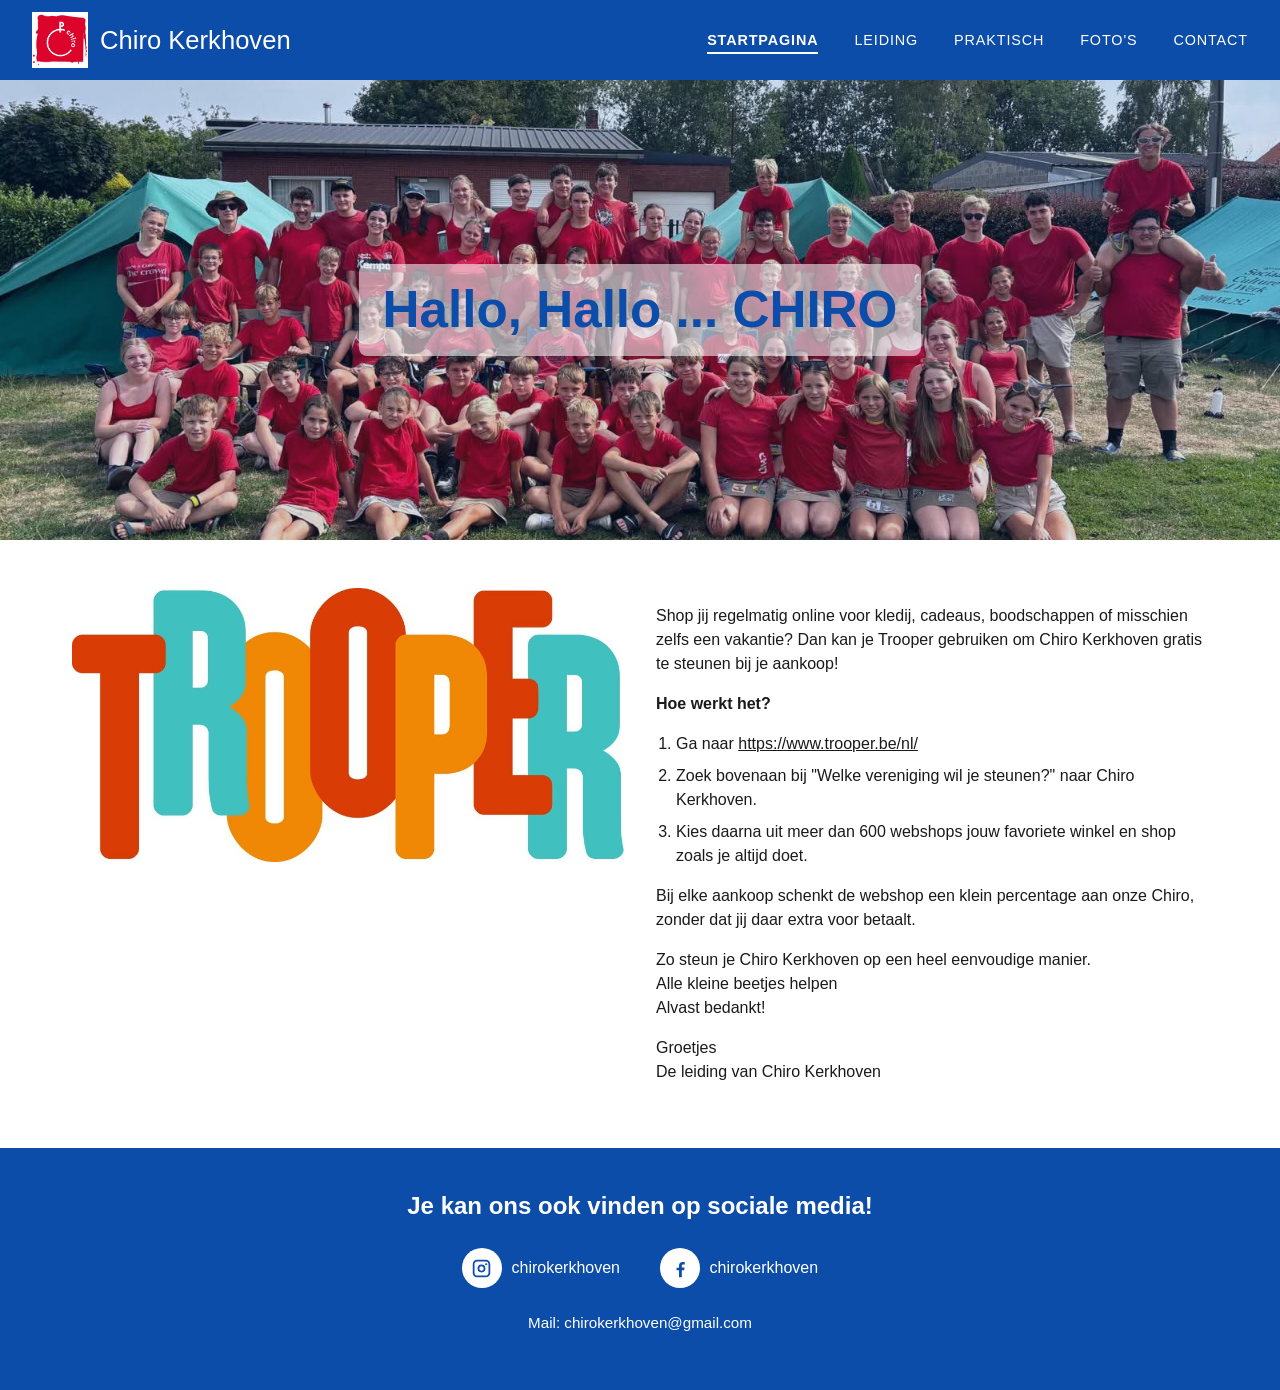
<file: index.html>
<!DOCTYPE html>
<html lang="nl">
<head>
<meta charset="UTF-8">
<meta name="viewport" content="width=device-width, initial-scale=1.0">
<title>Chiro Kerkhoven - Startpagina</title>
<link rel="stylesheet" href="css/style.css">
</head>
<body>

<header class="site-header">
  <div class="brand">
    <img src="images/ChiroLogo.jpg" alt="Chiro Kerkhoven logo">
    <span>Chiro Kerkhoven</span>
  </div>
  <button class="nav-toggle" aria-label="Menu">&#9776;</button>
  <nav class="main-nav">
    <ul>
      <li><a href="index.html" class="active">Startpagina</a></li>
      <li><a href="leiding.html">Leiding</a></li>
      <li><a href="praktisch.html">Praktisch</a></li>
      <li><a href="fotos.html">Foto's</a></li>
      <li><a href="contact.html">Contact</a></li>
    </ul>
  </nav>
</header>

<section class="hero">
  <h1>Hallo, Hallo ... CHIRO</h1>
</section>

<section class="section trooper">
  <img class="trooper-logo" src="images/trooper.jpg" alt="Trooper logo">
  <div>
    <p>Shop jij regelmatig online voor kledij, cadeaus, boodschappen of misschien zelfs een vakantie?
    Dan kan je Trooper gebruiken om Chiro Kerkhoven gratis te steunen bij je aankoop!</p>
    <p><strong>Hoe werkt het?</strong></p>
    <ol class="steps">
      <li>Ga naar <a href="https://www.trooper.be/nl/" target="_blank" rel="noopener">https://www.trooper.be/nl/</a></li>
      <li>Zoek bovenaan bij "Welke vereniging wil je steunen?" naar Chiro Kerkhoven.</li>
      <li>Kies daarna uit meer dan 600 webshops jouw favoriete winkel en shop zoals je altijd doet.</li>
    </ol>
    <p>Bij elke aankoop schenkt de webshop een klein percentage aan onze Chiro, zonder dat jij daar extra voor betaalt.</p>
    <p>Zo steun je Chiro Kerkhoven op een heel eenvoudige manier.<br>
    Alle kleine beetjes helpen<br>
    Alvast bedankt!</p>
    <p>Groetjes<br>De leiding van Chiro Kerkhoven</p>
  </div>
</section>

<footer class="site-footer">
  <h2>Je kan ons ook vinden op sociale media!</h2>
  <div class="socials">
    <a class="social-link" href="https://instagram.com/chirokerkhoven" target="_blank" rel="noopener">
      <span class="social-icon"><svg viewBox="0 0 24 24" aria-hidden="true"><path d="M7 2C4.2 2 2 4.2 2 7v10c0 2.8 2.2 5 5 5h10c2.8 0 5-2.2 5-5V7c0-2.8-2.2-5-5-5H7zm10 2c1.7 0 3 1.3 3 3v10c0 1.7-1.3 3-3 3H7c-1.7 0-3-1.3-3-3V7c0-1.7 1.3-3 3-3h10zm-5 3.5A4.5 4.5 0 1 0 12 16.5 4.5 4.5 0 0 0 12 7.5zm0 2A2.5 2.5 0 1 1 9.5 12 2.5 2.5 0 0 1 12 9.5zM17.4 6a1.2 1.2 0 1 0 0 2.4 1.2 1.2 0 0 0 0-2.4z"/></svg></span> chirokerkhoven
    </a>
    <a class="social-link" href="https://www.facebook.com/profile.php?id=100069941032279&amp;locale=nl_NL" target="_blank" rel="noopener">
      <span class="social-icon"><svg viewBox="0 0 24 24" aria-hidden="true"><path d="M13.5 22v-8h2.7l.4-3.1h-3.1V9c0-.9.3-1.5 1.6-1.5h1.7V4.7c-.3 0-1.3-.1-2.4-.1-2.4 0-4.1 1.5-4.1 4.2v2.3H7.5V14h2.8v8h3.2z"/></svg></span> chirokerkhoven
    </a>
  </div>
  <p class="email">Mail: chirokerkhoven@gmail.com</p>
</footer>

<script src="js/main.js"></script>
</body>
</html>
</file>
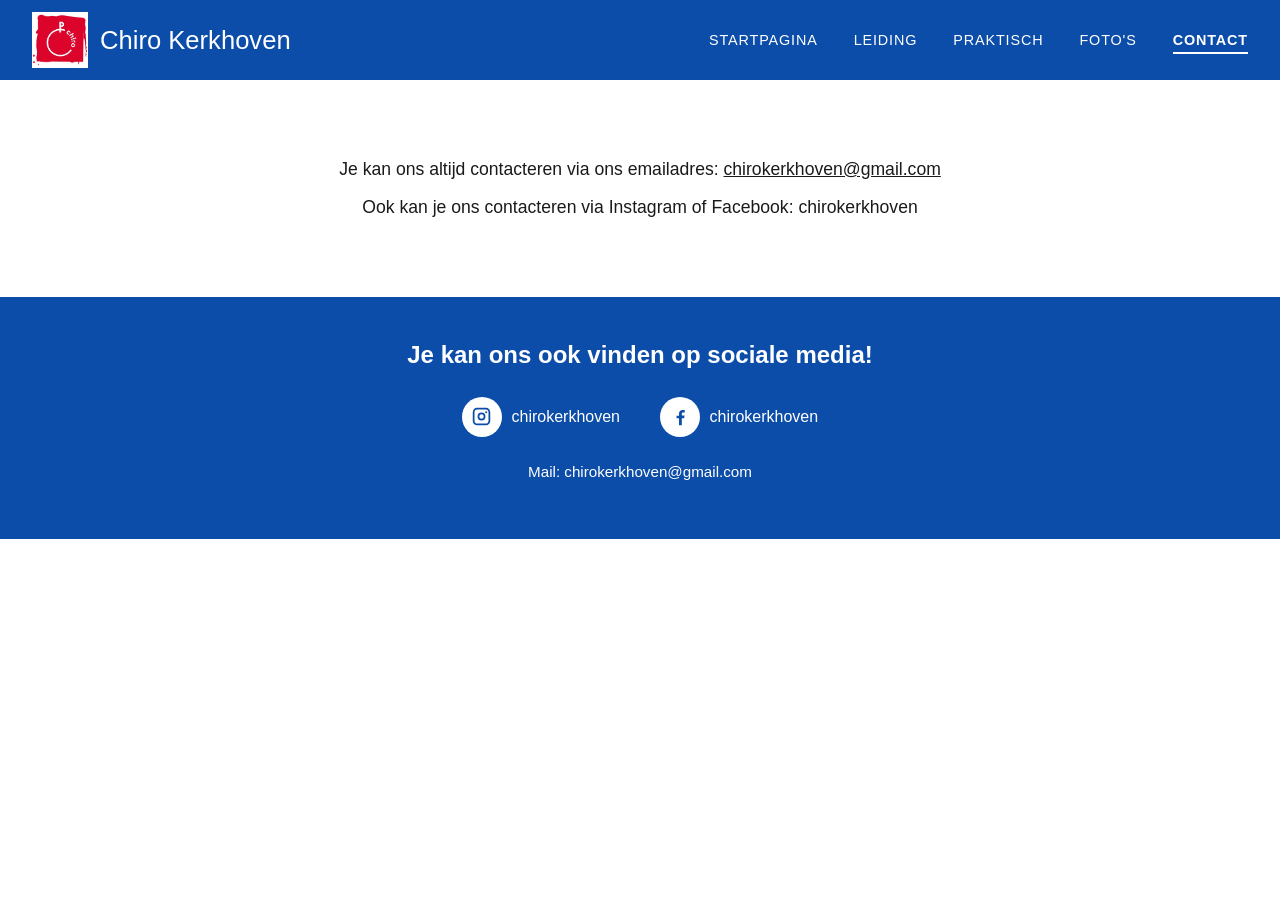
<file: contact.html>
<!DOCTYPE html>
<html lang="nl">
<head>
<meta charset="UTF-8">
<meta name="viewport" content="width=device-width, initial-scale=1.0">
<title>Chiro Kerkhoven - Contact</title>
<link rel="stylesheet" href="css/style.css">
</head>
<body>

<header class="site-header">
  <div class="brand">
    <img src="images/ChiroLogo.jpg" alt="Chiro Kerkhoven logo">
    <span>Chiro Kerkhoven</span>
  </div>
  <button class="nav-toggle" aria-label="Menu">&#9776;</button>
  <nav class="main-nav">
    <ul>
      <li><a href="index.html">Startpagina</a></li>
      <li><a href="leiding.html">Leiding</a></li>
      <li><a href="praktisch.html">Praktisch</a></li>
      <li><a href="fotos.html">Foto's</a></li>
      <li><a href="contact.html" class="active">Contact</a></li>
    </ul>
  </nav>
</header>

<section class="contact-info">
  <p>Je kan ons altijd contacteren via ons emailadres: <a href="mailto:chirokerkhoven@gmail.com">chirokerkhoven@gmail.com</a></p>
  <p>Ook kan je ons contacteren via Instagram of Facebook: chirokerkhoven</p>
</section>

<footer class="site-footer">
  <h2>Je kan ons ook vinden op sociale media!</h2>
  <div class="socials">
    <a class="social-link" href="https://instagram.com/chirokerkhoven" target="_blank" rel="noopener">
      <span class="social-icon"><svg viewBox="0 0 24 24" aria-hidden="true"><path d="M7 2C4.2 2 2 4.2 2 7v10c0 2.8 2.2 5 5 5h10c2.8 0 5-2.2 5-5V7c0-2.8-2.2-5-5-5H7zm10 2c1.7 0 3 1.3 3 3v10c0 1.7-1.3 3-3 3H7c-1.7 0-3-1.3-3-3V7c0-1.7 1.3-3 3-3h10zm-5 3.5A4.5 4.5 0 1 0 12 16.5 4.5 4.5 0 0 0 12 7.5zm0 2A2.5 2.5 0 1 1 9.5 12 2.5 2.5 0 0 1 12 9.5zM17.4 6a1.2 1.2 0 1 0 0 2.4 1.2 1.2 0 0 0 0-2.4z"/></svg></span> chirokerkhoven
    </a>
    <a class="social-link" href="https://www.facebook.com/profile.php?id=100069941032279&amp;locale=nl_NL" target="_blank" rel="noopener">
      <span class="social-icon"><svg viewBox="0 0 24 24" aria-hidden="true"><path d="M13.5 22v-8h2.7l.4-3.1h-3.1V9c0-.9.3-1.5 1.6-1.5h1.7V4.7c-.3 0-1.3-.1-2.4-.1-2.4 0-4.1 1.5-4.1 4.2v2.3H7.5V14h2.8v8h3.2z"/></svg></span> chirokerkhoven
    </a>
  </div>
  <p class="email">Mail: chirokerkhoven@gmail.com</p>
</footer>

<script src="js/main.js"></script>
</body>
</html>
</file>
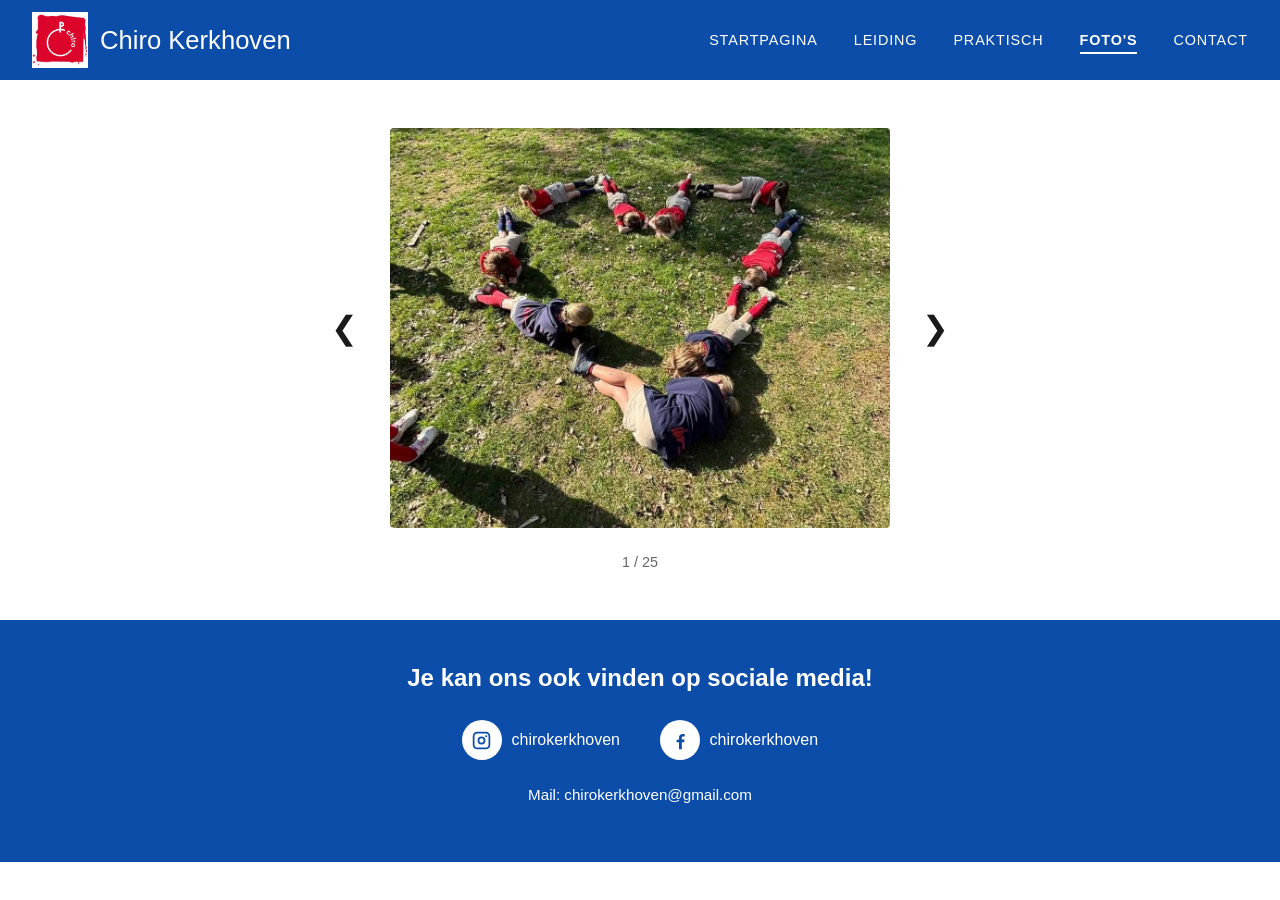
<file: fotos.html>
<!DOCTYPE html>
<html lang="nl">
<head>
<meta charset="UTF-8">
<meta name="viewport" content="width=device-width, initial-scale=1.0">
<title>Chiro Kerkhoven - Foto's</title>
<link rel="stylesheet" href="css/style.css">
</head>
<body>

<header class="site-header">
  <div class="brand">
    <img src="images/ChiroLogo.jpg" alt="Chiro Kerkhoven logo">
    <span>Chiro Kerkhoven</span>
  </div>
  <button class="nav-toggle" aria-label="Menu">&#9776;</button>
  <nav class="main-nav">
    <ul>
      <li><a href="index.html">Startpagina</a></li>
      <li><a href="leiding.html">Leiding</a></li>
      <li><a href="praktisch.html">Praktisch</a></li>
      <li><a href="fotos.html" class="active">Foto's</a></li>
      <li><a href="contact.html">Contact</a></li>
    </ul>
  </nav>
</header>

<section class="gallery">
  <button class="gallery-btn gallery-prev" aria-label="Vorige foto">&#10094;</button>
  <div class="gallery-frame"></div>
  <button class="gallery-btn gallery-next" aria-label="Volgende foto">&#10095;</button>
</section>
<p class="gallery-counter"></p>

<script src="js/gallery-data.js"></script>

<footer class="site-footer">
  <h2>Je kan ons ook vinden op sociale media!</h2>
  <div class="socials">
    <a class="social-link" href="https://instagram.com/chirokerkhoven" target="_blank" rel="noopener">
      <span class="social-icon"><svg viewBox="0 0 24 24" aria-hidden="true"><path d="M7 2C4.2 2 2 4.2 2 7v10c0 2.8 2.2 5 5 5h10c2.8 0 5-2.2 5-5V7c0-2.8-2.2-5-5-5H7zm10 2c1.7 0 3 1.3 3 3v10c0 1.7-1.3 3-3 3H7c-1.7 0-3-1.3-3-3V7c0-1.7 1.3-3 3-3h10zm-5 3.5A4.5 4.5 0 1 0 12 16.5 4.5 4.5 0 0 0 12 7.5zm0 2A2.5 2.5 0 1 1 9.5 12 2.5 2.5 0 0 1 12 9.5zM17.4 6a1.2 1.2 0 1 0 0 2.4 1.2 1.2 0 0 0 0-2.4z"/></svg></span> chirokerkhoven
    </a>
    <a class="social-link" href="https://www.facebook.com/profile.php?id=100069941032279&amp;locale=nl_NL" target="_blank" rel="noopener">
      <span class="social-icon"><svg viewBox="0 0 24 24" aria-hidden="true"><path d="M13.5 22v-8h2.7l.4-3.1h-3.1V9c0-.9.3-1.5 1.6-1.5h1.7V4.7c-.3 0-1.3-.1-2.4-.1-2.4 0-4.1 1.5-4.1 4.2v2.3H7.5V14h2.8v8h3.2z"/></svg></span> chirokerkhoven
    </a>
  </div>
  <p class="email">Mail: chirokerkhoven@gmail.com</p>
</footer>

<script src="js/main.js"></script>
</body>
</html>
</file>
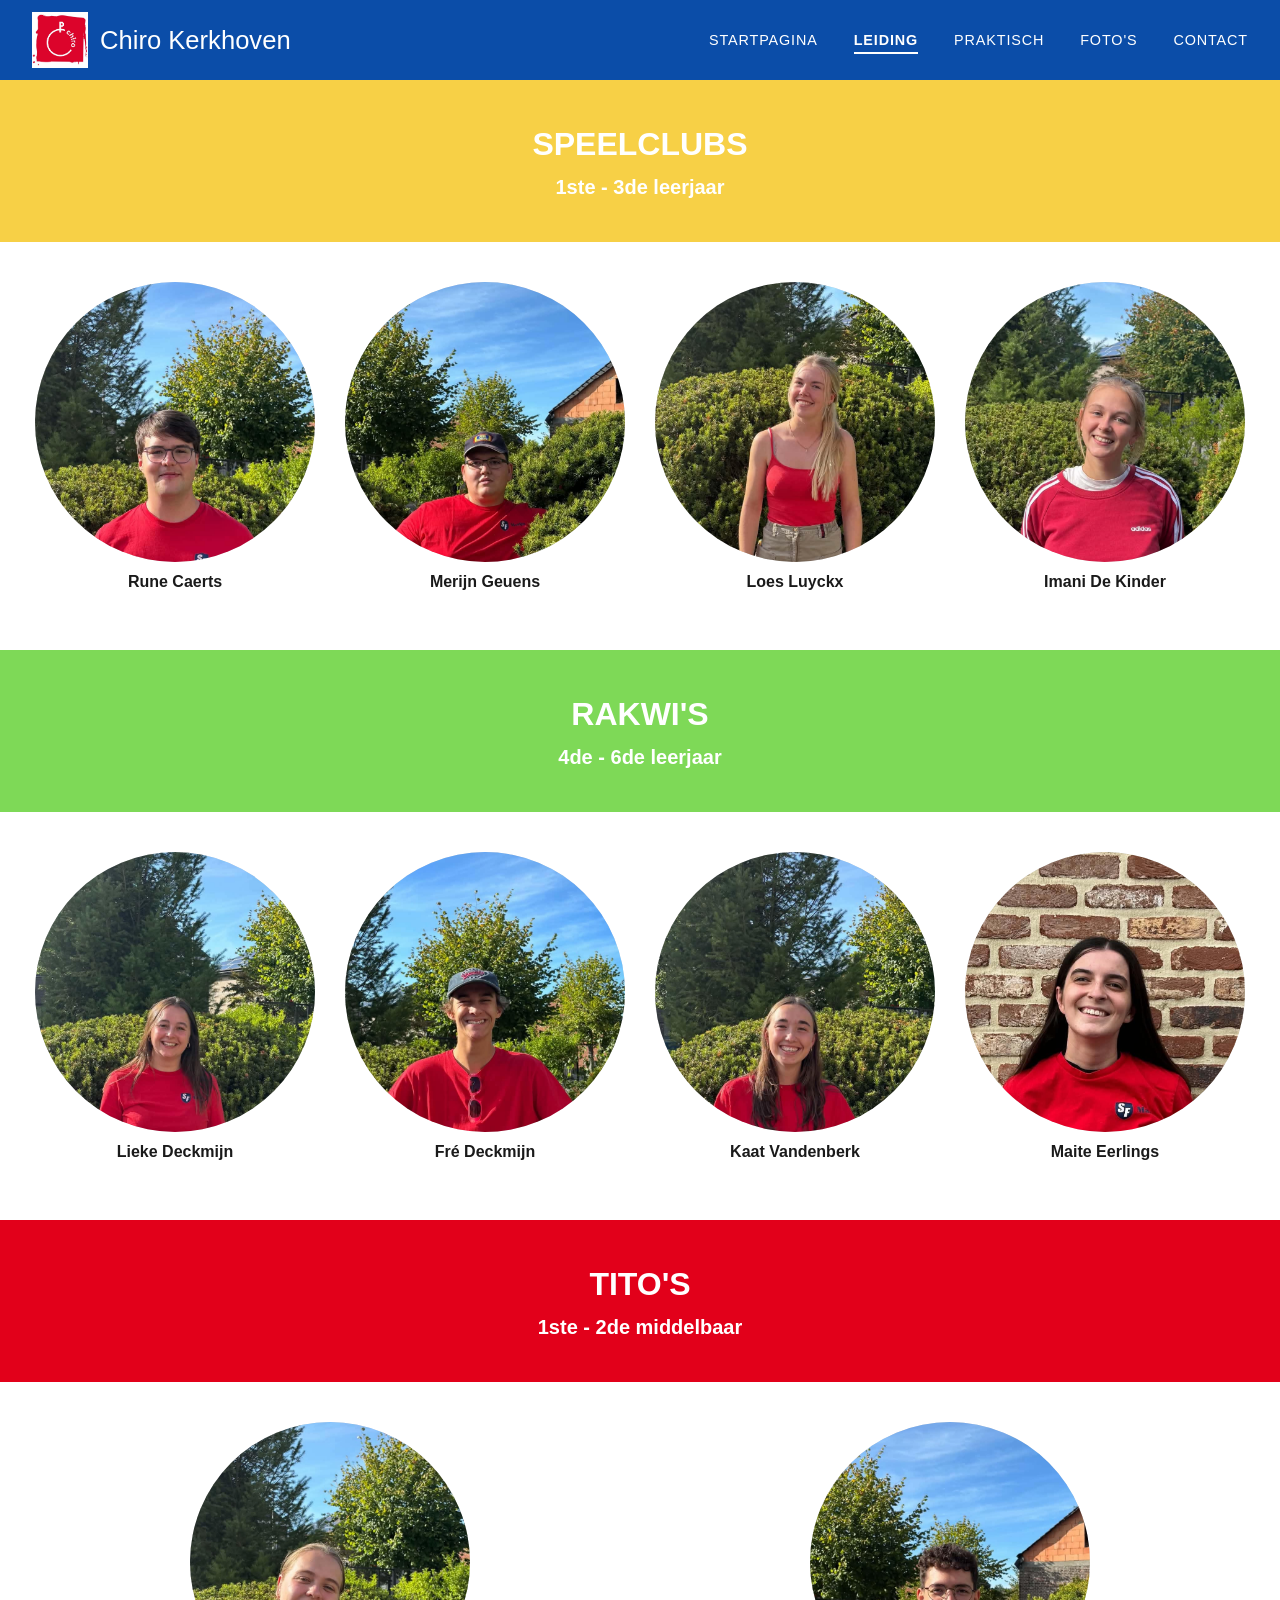
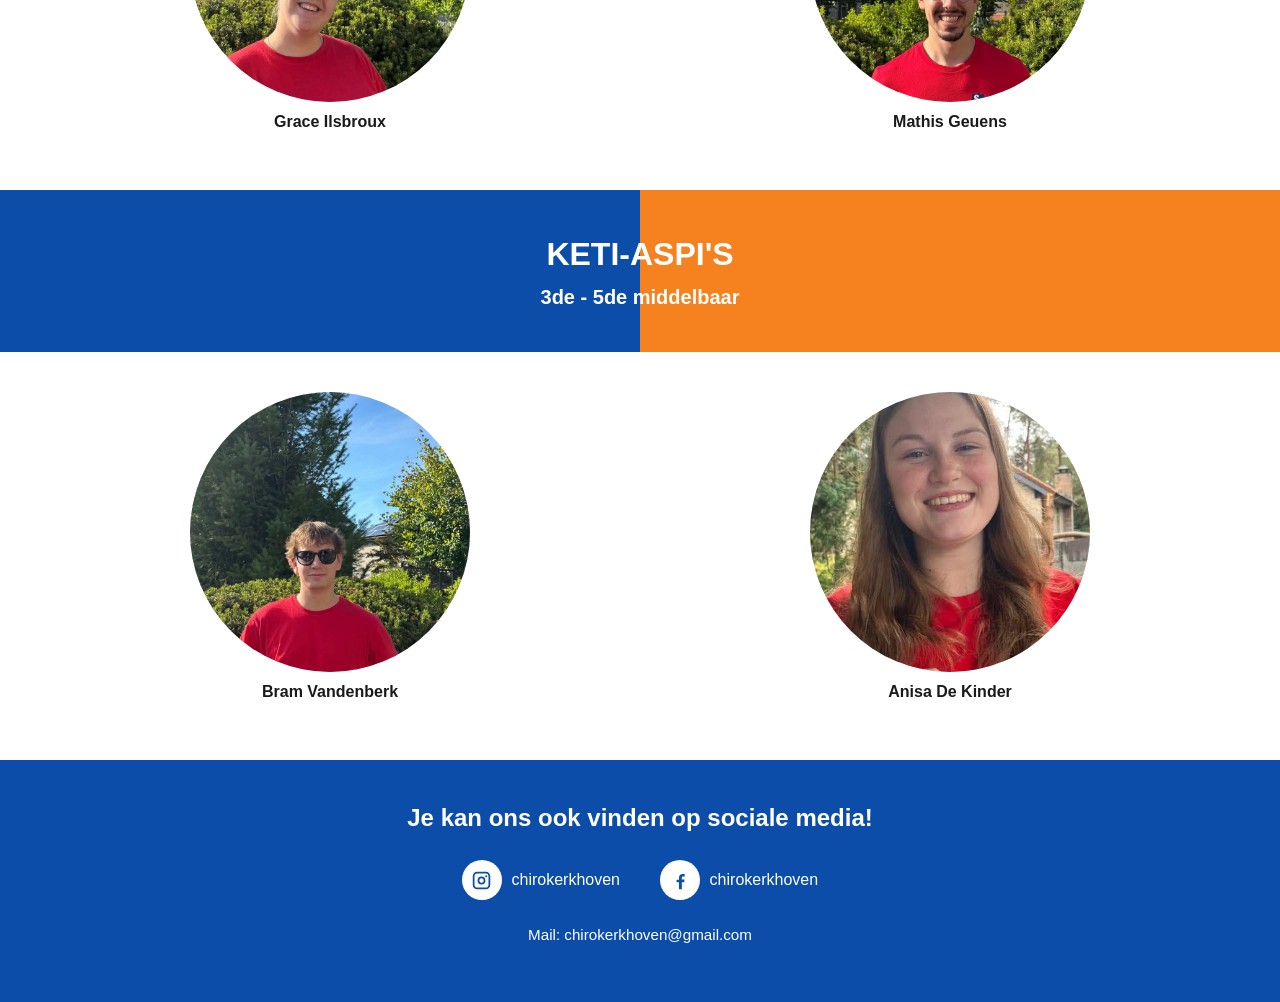
<file: leiding.html>
<!DOCTYPE html>
<html lang="nl">
<head>
<meta charset="UTF-8">
<meta name="viewport" content="width=device-width, initial-scale=1.0">
<title>Chiro Kerkhoven - Leiding</title>
<link rel="stylesheet" href="css/style.css">
</head>
<body>

<header class="site-header">
  <div class="brand">
    <img src="images/ChiroLogo.jpg" alt="Chiro Kerkhoven logo">
    <span>Chiro Kerkhoven</span>
  </div>
  <button class="nav-toggle" aria-label="Menu">&#9776;</button>
  <nav class="main-nav">
    <ul>
      <li><a href="index.html">Startpagina</a></li>
      <li><a href="leiding.html" class="active">Leiding</a></li>
      <li><a href="praktisch.html">Praktisch</a></li>
      <li><a href="fotos.html">Foto's</a></li>
      <li><a href="contact.html">Contact</a></li>
    </ul>
  </nav>
</header>

<section id="speelclubs" class="group-band band-speelclubs">
  <h2>Speelclubs</h2>
  <p>1ste - 3de leerjaar</p>
</section>
<!-- Fill in each leider card with the real name and photo -->
<div class="leiders-grid">
   <div class="leider-card">
    <div class="leider-photo">
      <img class="bram-photo" src="images/Photos/Leiding/Rune.jpeg" alt="Rune Caerts">
    </div>
    <strong>Rune Caerts</strong>
  </div>
  <div class="leider-card">
    <div class="leider-photo">
      <img class="bram-photo" src="images/Photos/Leiding/Merijn.jpeg" alt="Merijn Geuens">
    </div>
    <strong>Merijn Geuens</strong>
  </div>
  <div class="leider-card">
    <div class="leider-photo">
      <img class="bram-photo" src="images/Photos/Leiding/Loes.jpeg" alt="Loes Luyckx">
    </div>
    <strong>Loes Luyckx</strong>
  </div>
  <div class="leider-card">
    <div class="leider-photo">
      <img class="bram-photo" src="images/Photos/Leiding/Imani.jpeg" alt="Imani De Kinder">
    </div>
    <strong>Imani De Kinder</strong>
  </div>
</div>

<section id="rakwis" class="group-band band-rakwis">
  <h2>Rakwi's</h2>
  <p>4de - 6de leerjaar</p>
</section>
<div class="leiders-grid">
  <div class="leider-card">
    <div class="leider-photo">
      <img class="bram-photo" src="images/Photos/Leiding/Lieke.jpeg" alt="Lieke Deckmijn">
    </div>
    <strong>Lieke Deckmijn</strong>
  </div>
  <div class="leider-card">
    <div class="leider-photo">
      <img class="bram-photo" src="images/Photos/Leiding//Fre.jpeg" alt="Fré Deckmijn">
    </div>
    <strong>Fré Deckmijn</strong>
  </div>
  <div class="leider-card">
    <div class="leider-photo">
      <img class="bram-photo" src="images/Photos/Leiding/Kaat.jpeg" alt="Kaat Vandenberk">
    </div>
    <strong>Kaat Vandenberk</strong>
  </div>
  <div class="leider-card">
    <div class="leider-photo">
      <img class="bram-photo" src="images/Photos/Leiding/Maite.jpeg" alt="Maite Eerlings">
    </div>
    <strong>Maite Eerlings</strong>
  </div>
</div>

<section id="titos" class="group-band band-titos">
  <h2>Tito's</h2>
  <p>1ste - 2de middelbaar</p>
</section>
<div class="leiders-grid">
  <div class="leider-card">
    <div class="leider-photo">
      <img class="bram-photo" src="images/Photos/Leiding/Grace.jpeg" alt="Grace Ilsbroux">
    </div>
    <strong>Grace Ilsbroux</strong>
  </div>
  <div class="leider-card">
    <div class="leider-photo">
      <img class="bram-photo" src="images/Photos/Leiding/Mathis.jpeg" alt="Mathis Geuens">
    </div>
    <strong>Mathis Geuens</strong>
  </div>
</div>

<section id="keti-aspis" class="group-band band-ketiaspis">
  <h2>Keti-Aspi's</h2>
  <p>3de - 5de middelbaar</p>
</section>
<div class="leiders-grid">
  <div class="leider-card">
    <div class="leider-photo">
      <img class="bram-photo" src="images/Photos/Leiding/Bram.jpeg" alt="Bram Vandenberk">
    </div>
    <strong>Bram Vandenberk</strong>
  </div>
  <div class="leider-card">
    <div class="leider-photo">
      <img class="bram-photo" src="images/Photos/Leiding/Anisa.jpeg" alt="Anisa De Kinder">
    </div>
    <strong>Anisa De Kinder</strong>
  </div>
</div>

<footer class="site-footer">
  <h2>Je kan ons ook vinden op sociale media!</h2>
  <div class="socials">
    <a class="social-link" href="https://instagram.com/chirokerkhoven" target="_blank" rel="noopener">
      <span class="social-icon"><svg viewBox="0 0 24 24" aria-hidden="true"><path d="M7 2C4.2 2 2 4.2 2 7v10c0 2.8 2.2 5 5 5h10c2.8 0 5-2.2 5-5V7c0-2.8-2.2-5-5-5H7zm10 2c1.7 0 3 1.3 3 3v10c0 1.7-1.3 3-3 3H7c-1.7 0-3-1.3-3-3V7c0-1.7 1.3-3 3-3h10zm-5 3.5A4.5 4.5 0 1 0 12 16.5 4.5 4.5 0 0 0 12 7.5zm0 2A2.5 2.5 0 1 1 9.5 12 2.5 2.5 0 0 1 12 9.5zM17.4 6a1.2 1.2 0 1 0 0 2.4 1.2 1.2 0 0 0 0-2.4z"/></svg></span> chirokerkhoven
    </a>
    <a class="social-link" href="https://www.facebook.com/profile.php?id=100069941032279&amp;locale=nl_NL" target="_blank" rel="noopener">
      <span class="social-icon"><svg viewBox="0 0 24 24" aria-hidden="true"><path d="M13.5 22v-8h2.7l.4-3.1h-3.1V9c0-.9.3-1.5 1.6-1.5h1.7V4.7c-.3 0-1.3-.1-2.4-.1-2.4 0-4.1 1.5-4.1 4.2v2.3H7.5V14h2.8v8h3.2z"/></svg></span> chirokerkhoven
    </a>
  </div>
  <p class="email">Mail: chirokerkhoven@gmail.com</p>
</footer>

<script src="js/main.js"></script>
</body>
</html>
</file>
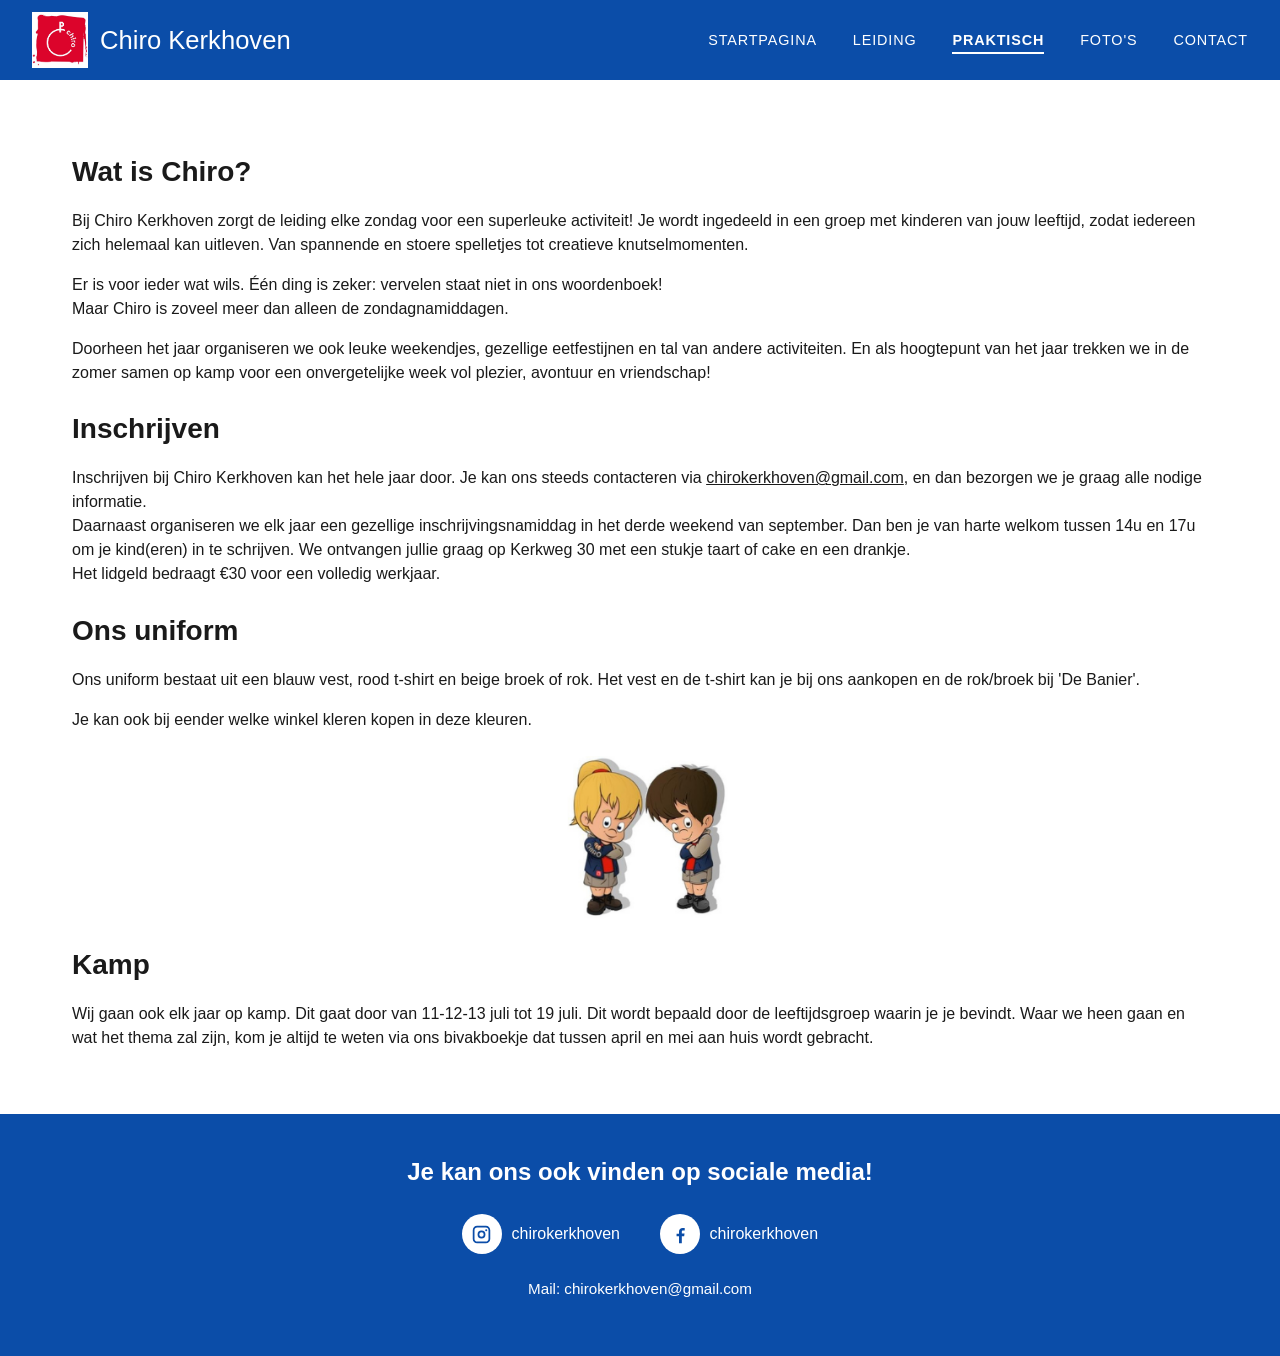
<file: praktisch.html>
<!DOCTYPE html>
<html lang="nl">
<head>
<meta charset="UTF-8">
<meta name="viewport" content="width=device-width, initial-scale=1.0">
<title>Chiro Kerkhoven - Praktisch</title>
<link rel="stylesheet" href="css/style.css">
</head>
<body>

<header class="site-header">
  <div class="brand">
    <img src="images/ChiroLogo.jpg" alt="Chiro Kerkhoven logo">
    <span>Chiro Kerkhoven</span>
  </div>
  <button class="nav-toggle" aria-label="Menu">&#9776;</button>
  <nav class="main-nav">
    <ul>
      <li><a href="index.html">Startpagina</a></li>
      <li><a href="leiding.html">Leiding</a></li>
      <li><a href="praktisch.html" class="active">Praktisch</a></li>
      <li><a href="fotos.html">Foto's</a></li>
      <li><a href="contact.html">Contact</a></li>
    </ul>
  </nav>
</header>

<section class="section">
  <h2>Wat is Chiro?</h2>
  <p>Bij Chiro Kerkhoven zorgt de leiding elke zondag voor een superleuke activiteit! Je wordt ingedeeld in een groep met kinderen van jouw leeftijd, zodat iedereen zich helemaal kan uitleven. Van spannende en stoere spelletjes tot creatieve knutselmomenten.</p>
  <p>Er is voor ieder wat wils. Één ding is zeker: vervelen staat niet in ons woordenboek!<br>
  Maar Chiro is zoveel meer dan alleen de zondagnamiddagen.</p>
  <p>Doorheen het jaar organiseren we ook leuke weekendjes, gezellige eetfestijnen en tal van andere activiteiten. En als hoogtepunt van het jaar trekken we in de zomer samen op kamp voor een onvergetelijke week vol plezier, avontuur en vriendschap!</p>

  <h2>Inschrijven</h2>
  <p>Inschrijven bij Chiro Kerkhoven kan het hele jaar door. Je kan ons steeds contacteren via
  <a href="mailto:chirokerkhoven@gmail.com">chirokerkhoven@gmail.com</a>, en dan bezorgen we je graag alle nodige informatie.<br>
  Daarnaast organiseren we elk jaar een gezellige inschrijvingsnamiddag in het derde weekend van september. Dan ben je van harte welkom tussen 14u en 17u om je kind(eren) in te schrijven. We ontvangen jullie graag op Kerkweg 30 met een stukje taart of cake en een drankje.<br>
  Het lidgeld bedraagt €30 voor een volledig werkjaar.</p>

  <h2>Ons uniform</h2>
  <p>Ons uniform bestaat uit een blauw vest, rood t-shirt en beige broek of rok. Het vest en de t-shirt kan je bij ons aankopen en de rok/broek bij 'De Banier'.</p>
  <p>Je kan ook bij eender welke winkel kleren kopen in deze kleuren.</p>
  <img class="uniform-img" src="images/uniform.png" alt="Chiro uniform illustratie">

  <h2>Kamp</h2>
  <p>Wij gaan ook elk jaar op kamp. Dit gaat door van 11-12-13 juli tot 19 juli. Dit wordt bepaald door de leeftijdsgroep waarin je je bevindt. Waar we heen gaan en wat het thema zal zijn, kom je altijd te weten via ons bivakboekje dat tussen april en mei aan huis wordt gebracht.</p>
</section>

<footer class="site-footer">
  <h2>Je kan ons ook vinden op sociale media!</h2>
  <div class="socials">
    <a class="social-link" href="https://instagram.com/chirokerkhoven" target="_blank" rel="noopener">
      <span class="social-icon"><svg viewBox="0 0 24 24" aria-hidden="true"><path d="M7 2C4.2 2 2 4.2 2 7v10c0 2.8 2.2 5 5 5h10c2.8 0 5-2.2 5-5V7c0-2.8-2.2-5-5-5H7zm10 2c1.7 0 3 1.3 3 3v10c0 1.7-1.3 3-3 3H7c-1.7 0-3-1.3-3-3V7c0-1.7 1.3-3 3-3h10zm-5 3.5A4.5 4.5 0 1 0 12 16.5 4.5 4.5 0 0 0 12 7.5zm0 2A2.5 2.5 0 1 1 9.5 12 2.5 2.5 0 0 1 12 9.5zM17.4 6a1.2 1.2 0 1 0 0 2.4 1.2 1.2 0 0 0 0-2.4z"/></svg></span> chirokerkhoven
    </a>
    <a class="social-link" href="https://www.facebook.com/profile.php?id=100069941032279&amp;locale=nl_NL" target="_blank" rel="noopener">
      <span class="social-icon"><svg viewBox="0 0 24 24" aria-hidden="true"><path d="M13.5 22v-8h2.7l.4-3.1h-3.1V9c0-.9.3-1.5 1.6-1.5h1.7V4.7c-.3 0-1.3-.1-2.4-.1-2.4 0-4.1 1.5-4.1 4.2v2.3H7.5V14h2.8v8h3.2z"/></svg></span> chirokerkhoven
    </a>
  </div>
  <p class="email">Mail: chirokerkhoven@gmail.com</p>
</footer>

<script src="js/main.js"></script>
</body>
</html>
</file>
<file: css/style.css>
/* Chiro Kerkhoven - shared stylesheet */

:root {
  --blue: #0b4da8;
  --blue-dark: #073b82;
  --red: #e2001a;
  --yellow: #f7d046;
  --green: #7ed957;
  --orange: #f5821f;
  --text: #1a1a1a;
  --max-width: 1200px;
  --font: "Poppins", "Segoe UI", Arial, sans-serif;
}

* {
  box-sizing: border-box;
}

html {
  scroll-behavior: smooth;
}

body {
  margin: 0;
  font-family: var(--font);
  color: var(--text);
  line-height: 1.5;
}

img {
  max-width: 100%;
  display: block;
}

a {
  color: inherit;
}

/* ---------- Header / Nav ---------- */
.site-header {
  background: var(--blue);
  color: #fff;
  display: flex;
  align-items: center;
  justify-content: space-between;
  padding: 0.75rem 2rem;
  position: relative;
  z-index: 1;
}

.brand {
  display: flex;
  align-items: center;
  gap: 0.75rem;
}

.brand img {
  width: 56px;
  height: 56px;
}

.brand span {
  font-size: 1.6rem;
  font-weight: 500;
}

.nav-toggle {
  display: none;
  background: none;
  border: none;
  color: #fff;
  font-size: 1.75rem;
  cursor: pointer;
}

.main-nav ul {
  list-style: none;
  display: flex;
  gap: 2.25rem;
  margin: 0;
  padding: 0;
}

.main-nav a {
  text-decoration: none;
  color: #fff;
  letter-spacing: 0.06em;
  font-size: 0.9rem;
  text-transform: uppercase;
  padding-bottom: 4px;
}

.main-nav a.active,
.main-nav a:hover {
  font-weight: 700;
  border-bottom: 2px solid #fff;
}

/* ---------- Hero (Startpagina) ---------- */
.hero {
  position: relative;
  min-height: 460px;
  background: linear-gradient(rgba(11, 77, 168, 0.15), rgba(11, 77, 168, 0.15)),
    url("../images/Banner.jpg");
  background-size: cover;
  background-position: center;
  display: flex;
  align-items: center;
  justify-content: center;
  text-align: center;
  padding: 2rem;
}

.hero h1 {
  color: var(--blue);
  background: rgba(255, 255, 255, 0.55);
  padding: 0.5rem 1.5rem;
  border-radius: 8px;
  font-size: clamp(2rem, 5vw, 3.2rem);
  margin: 0;
}

/* ---------- Generic content sections ---------- */
.section {
  max-width: var(--max-width);
  margin: 0 auto;
  padding: 3rem 2rem;
}

.section h2 {
  font-size: 1.75rem;
  margin-bottom: 1rem;
}

.trooper {
  display: grid;
  grid-template-columns: repeat(2, minmax(0, 1fr));
  align-items: flex-start;
  gap: 2rem;
}

.trooper-logo {
  width: 100%;
}

.steps {
  padding-left: 1.25rem;
}

.steps li {
  margin-bottom: 0.5rem;
}

/* ---------- Age group bands (Leiding page) ---------- */
.group-band {
  padding: 2.5rem 2rem;
  text-align: center;
  color: #fff;
}

.group-band h2 {
  font-size: 2rem;
  text-transform: uppercase;
  margin: 0 0 0.25rem;
}

.group-band p {
  font-size: 1.25rem;
  font-weight: 600;
  margin: 0;
}

.band-speelclubs { background: var(--yellow); }
.band-rakwis { background: var(--green); }
.band-titos { background: var(--red); }
.band-ketiaspis {
  background: linear-gradient(to right, var(--blue) 50%, var(--orange) 50%);
}

.leiders-grid {
  max-width: 1300px;
  margin: 0 auto;
  padding: 2.5rem 2rem 3.5rem;
  display: grid;
  grid-template-columns: repeat(auto-fit, minmax(280px, 1fr));
  gap: 1.5rem;
}

.leider-card {
  text-align: center;
}

.leider-photo {
  width: 280px;
  height: 280px;
  border-radius: 50%;
  margin: 0 auto 0.5rem;
  background: #d9d9d9;
  display: flex;
  align-items: center;
  justify-content: center;
  overflow: hidden;
  color: #888;
  font-size: 0.8rem;
}

.leider-photo img {
  width: 100%;
  height: 100%;
  object-fit: cover;
}

.leider-photo .bram-photo {
  transform: scale(1.7);
  transform-origin: center 40%;
}

.leider-card strong {
  display: block;
}

/* ---------- Uniform image ---------- */
.uniform-img {
  width: 200px;
  margin: 1.5rem auto;
}

/* ---------- Foto's / gallery ---------- */
.gallery {
  position: relative;
  display: flex;
  align-items: center;
  justify-content: center;
  gap: 1.5rem;
  padding: 3rem 1rem;
  max-width: var(--max-width);
  margin: 0 auto;
}

.gallery-frame {
  width: min(90vw, 500px);
  height: 400px;
  border-radius: 4px;
  overflow: hidden;
  background: #d9d9d9;
  display: flex;
  align-items: center;
  justify-content: center;
  color: #888;
}

.gallery-frame img {
  width: 100%;
  height: 100%;
  object-fit: cover;
}

.gallery-btn {
  background: none;
  border: none;
  font-size: 2rem;
  cursor: pointer;
  color: var(--text);
  padding: 0.5rem;
}

.gallery-counter {
  text-align: center;
  color: #666;
  font-size: 0.9rem;
  margin-top: -1.5rem;
  padding-bottom: 2rem;
}

/* ---------- Contact ---------- */
.contact-info {
  text-align: center;
  padding: 4rem 2rem;
  font-size: 1.1rem;
}

.contact-info p {
  margin: 0.75rem 0;
}

/* ---------- Footer ---------- */
.site-footer {
  background: var(--blue);
  color: #fff;
  text-align: center;
  padding: 2.5rem 1.5rem;
}

.site-footer h2 {
  font-size: 1.5rem;
  margin: 0 0 1.5rem;
}

.socials {
  display: flex;
  justify-content: center;
  gap: 2.5rem;
  flex-wrap: wrap;
  margin-bottom: 1.5rem;
}

.social-link {
  display: flex;
  align-items: center;
  gap: 0.6rem;
  text-decoration: none;
  color: #fff;
  font-size: 1rem;
}

.social-icon {
  width: 40px;
  height: 40px;
  border-radius: 50%;
  display: flex;
  align-items: center;
  justify-content: center;
  background: #fff;
  color: var(--blue);
  font-weight: 700;
}

.social-icon svg {
  width: 21px;
  height: 21px;
  fill: currentColor;
}

.site-footer .email {
  font-size: 0.95rem;
}

/* ---------- Responsive ---------- */
@media (max-width: 800px) {
  .nav-toggle {
    display: block;
  }

  .main-nav {
    position: absolute;
    top: 100%;
    left: 0;
    right: 0;
    background: var(--blue-dark);
    display: none;
  }

  .main-nav.open {
    display: block;
  }

  .main-nav ul {
    flex-direction: column;
    gap: 0;
    padding: 0.5rem 0;
  }

  .main-nav a {
    display: block;
    padding: 0.75rem 2rem;
  }

  .trooper {
    align-items: center;
    text-align: center;
  }
}
</file>
